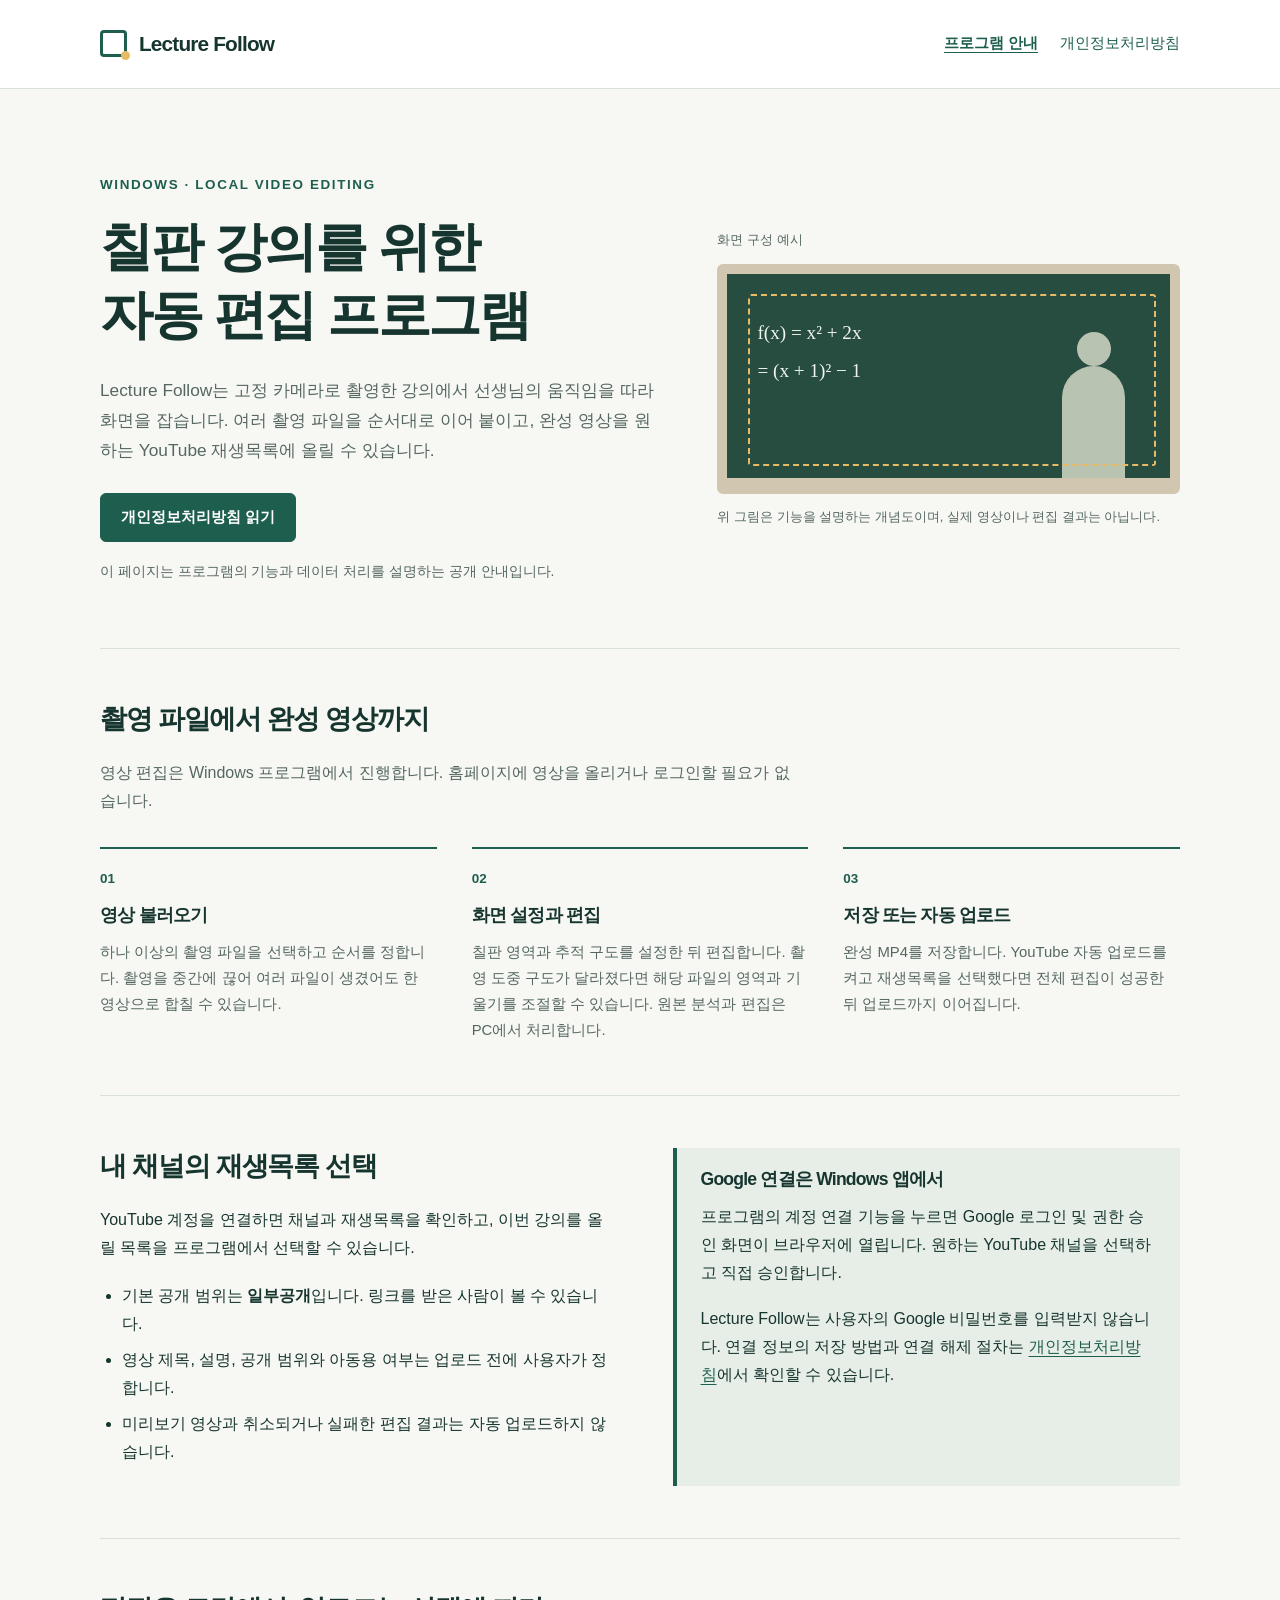
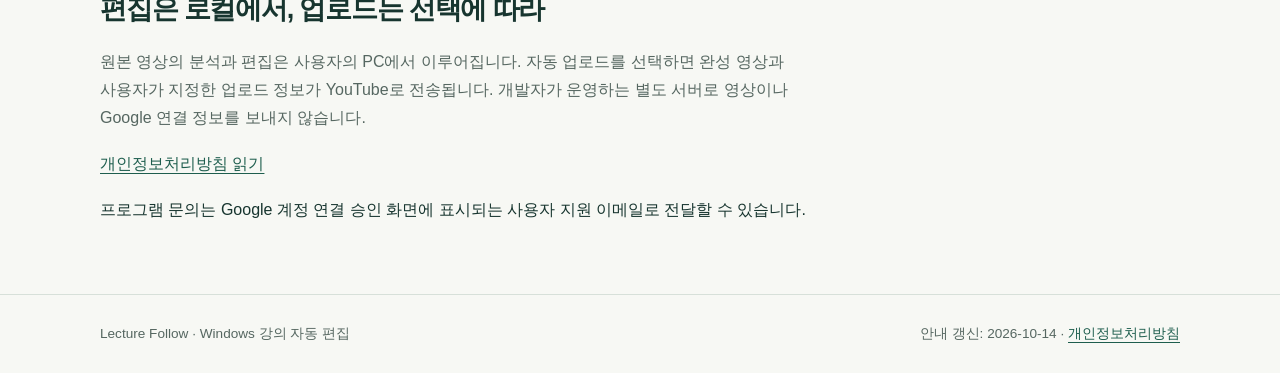
<file: index.html>
<!doctype html>
<html lang="ko">
<head>
  <meta charset="utf-8">
  <meta name="viewport" content="width=device-width, initial-scale=1">
  <meta name="description" content="Lecture Follow는 칠판 강의를 로컬 PC에서 자동 편집하고, 사용자가 선택한 YouTube 재생목록에 완성 영상을 업로드하는 Windows 프로그램입니다.">
  <title>Lecture Follow — 칠판 강의 자동 편집</title>
  <link rel="stylesheet" href="styles.css">
</head>
<body>
  <a class="skip-link" href="#main">본문으로 이동</a>
  <header class="site-header">
    <div class="shell header-inner">
      <a class="brand" href="index.html" aria-label="Lecture Follow 홈"><span class="brand-mark" aria-hidden="true"></span>Lecture Follow</a>
      <nav class="top-nav" aria-label="주 메뉴">
        <a href="index.html" aria-current="page">프로그램 안내</a>
        <a href="privacy.html">개인정보처리방침</a>
      </nav>
    </div>
  </header>
  <main id="main" class="shell">
    <section class="hero" aria-labelledby="intro-title">
      <div>
        <p class="eyebrow">WINDOWS · LOCAL VIDEO EDITING</p>
        <h1 id="intro-title">칠판 강의를 위한<br>자동 편집 프로그램</h1>
        <p class="lead">Lecture Follow는 고정 카메라로 촬영한 강의에서 선생님의 움직임을 따라 화면을 잡습니다. 여러 촬영 파일을 순서대로 이어 붙이고, 완성 영상을 원하는 YouTube 재생목록에 올릴 수 있습니다.</p>
        <a class="button" href="privacy.html">개인정보처리방침 읽기</a>
        <p class="hero-note">이 페이지는 프로그램의 기능과 데이터 처리를 설명하는 공개 안내입니다.</p>
      </div>
      <figure class="frame-demo">
        <span class="demo-label">화면 구성 예시</span>
        <div class="blackboard" role="img" aria-label="왼쪽 판서와 오른쪽 선생님을 함께 담는 크롭 화면의 개념도">
          <span class="chalk">f(x) = x² + 2x<br>= (x + 1)² − 1</span>
          <span class="chalk-short" aria-hidden="true"></span>
          <span class="person" aria-hidden="true"></span>
          <span class="crop-guide" aria-hidden="true"></span>
        </div>
        <figcaption>위 그림은 기능을 설명하는 개념도이며, 실제 영상이나 편집 결과는 아닙니다.</figcaption>
      </figure>
    </section>

    <section class="section" aria-labelledby="flow-title">
      <h2 id="flow-title">촬영 파일에서 완성 영상까지</h2>
      <p class="section-intro">영상 편집은 Windows 프로그램에서 진행합니다. 홈페이지에 영상을 올리거나 로그인할 필요가 없습니다.</p>
      <ol class="steps">
        <li><h3>영상 불러오기</h3><p>하나 이상의 촬영 파일을 선택하고 순서를 정합니다. 촬영을 중간에 끊어 여러 파일이 생겼어도 한 영상으로 합칠 수 있습니다.</p></li>
        <li><h3>화면 설정과 편집</h3><p>칠판 영역과 추적 구도를 설정한 뒤 편집합니다. 촬영 도중 구도가 달라졌다면 해당 파일의 영역과 기울기를 조절할 수 있습니다. 원본 분석과 편집은 PC에서 처리합니다.</p></li>
        <li><h3>저장 또는 자동 업로드</h3><p>완성 MP4를 저장합니다. YouTube 자동 업로드를 켜고 재생목록을 선택했다면 전체 편집이 성공한 뒤 업로드까지 이어집니다.</p></li>
      </ol>
    </section>

    <section class="section split" aria-labelledby="youtube-title">
      <div>
        <h2 id="youtube-title">내 채널의 재생목록 선택</h2>
        <p>YouTube 계정을 연결하면 채널과 재생목록을 확인하고, 이번 강의를 올릴 목록을 프로그램에서 선택할 수 있습니다.</p>
        <ul class="plain-list">
          <li>기본 공개 범위는 <strong>일부공개</strong>입니다. 링크를 받은 사람이 볼 수 있습니다.</li>
          <li>영상 제목, 설명, 공개 범위와 아동용 여부는 업로드 전에 사용자가 정합니다.</li>
          <li>미리보기 영상과 취소되거나 실패한 편집 결과는 자동 업로드하지 않습니다.</li>
        </ul>
      </div>
      <div class="connection-note">
        <h3>Google 연결은 Windows 앱에서</h3>
        <p>프로그램의 계정 연결 기능을 누르면 Google 로그인 및 권한 승인 화면이 브라우저에 열립니다. 원하는 YouTube 채널을 선택하고 직접 승인합니다.</p>
        <p>Lecture Follow는 사용자의 Google 비밀번호를 입력받지 않습니다. 연결 정보의 저장 방법과 연결 해제 절차는 <a href="privacy.html">개인정보처리방침</a>에서 확인할 수 있습니다.</p>
      </div>
    </section>

    <section class="section" aria-labelledby="privacy-title">
      <h2 id="privacy-title">편집은 로컬에서, 업로드는 선택에 따라</h2>
      <p class="section-intro">원본 영상의 분석과 편집은 사용자의 PC에서 이루어집니다. 자동 업로드를 선택하면 완성 영상과 사용자가 지정한 업로드 정보가 YouTube로 전송됩니다. 개발자가 운영하는 별도 서버로 영상이나 Google 연결 정보를 보내지 않습니다.</p>
      <p><a href="privacy.html">개인정보처리방침 읽기</a></p>
      <p>프로그램 문의는 Google 계정 연결 승인 화면에 표시되는 사용자 지원 이메일로 전달할 수 있습니다.</p>
    </section>
  </main>
  <footer class="site-footer">
    <div class="shell footer-inner"><span>Lecture Follow · Windows 강의 자동 편집</span><span>안내 갱신: 2026-10-14 · <a href="privacy.html">개인정보처리방침</a></span></div>
  </footer>
</body>
</html>
</file>
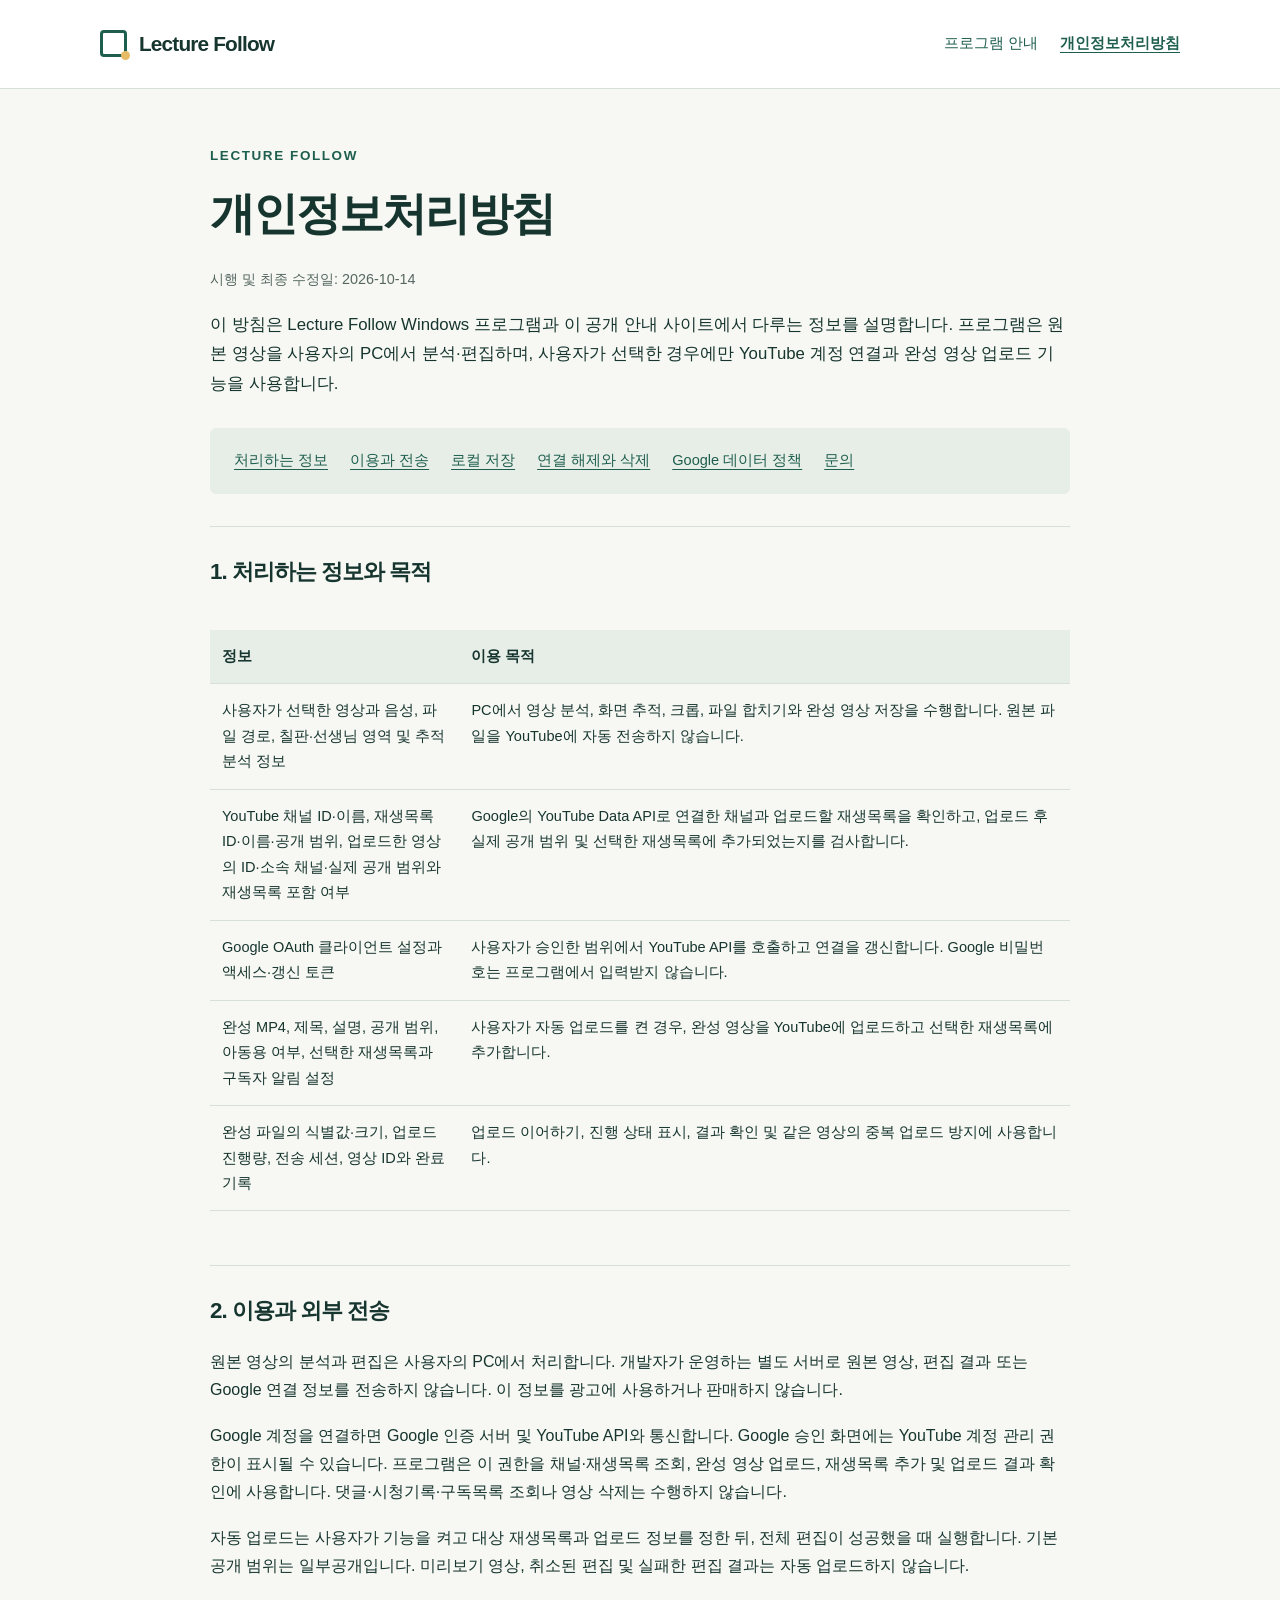
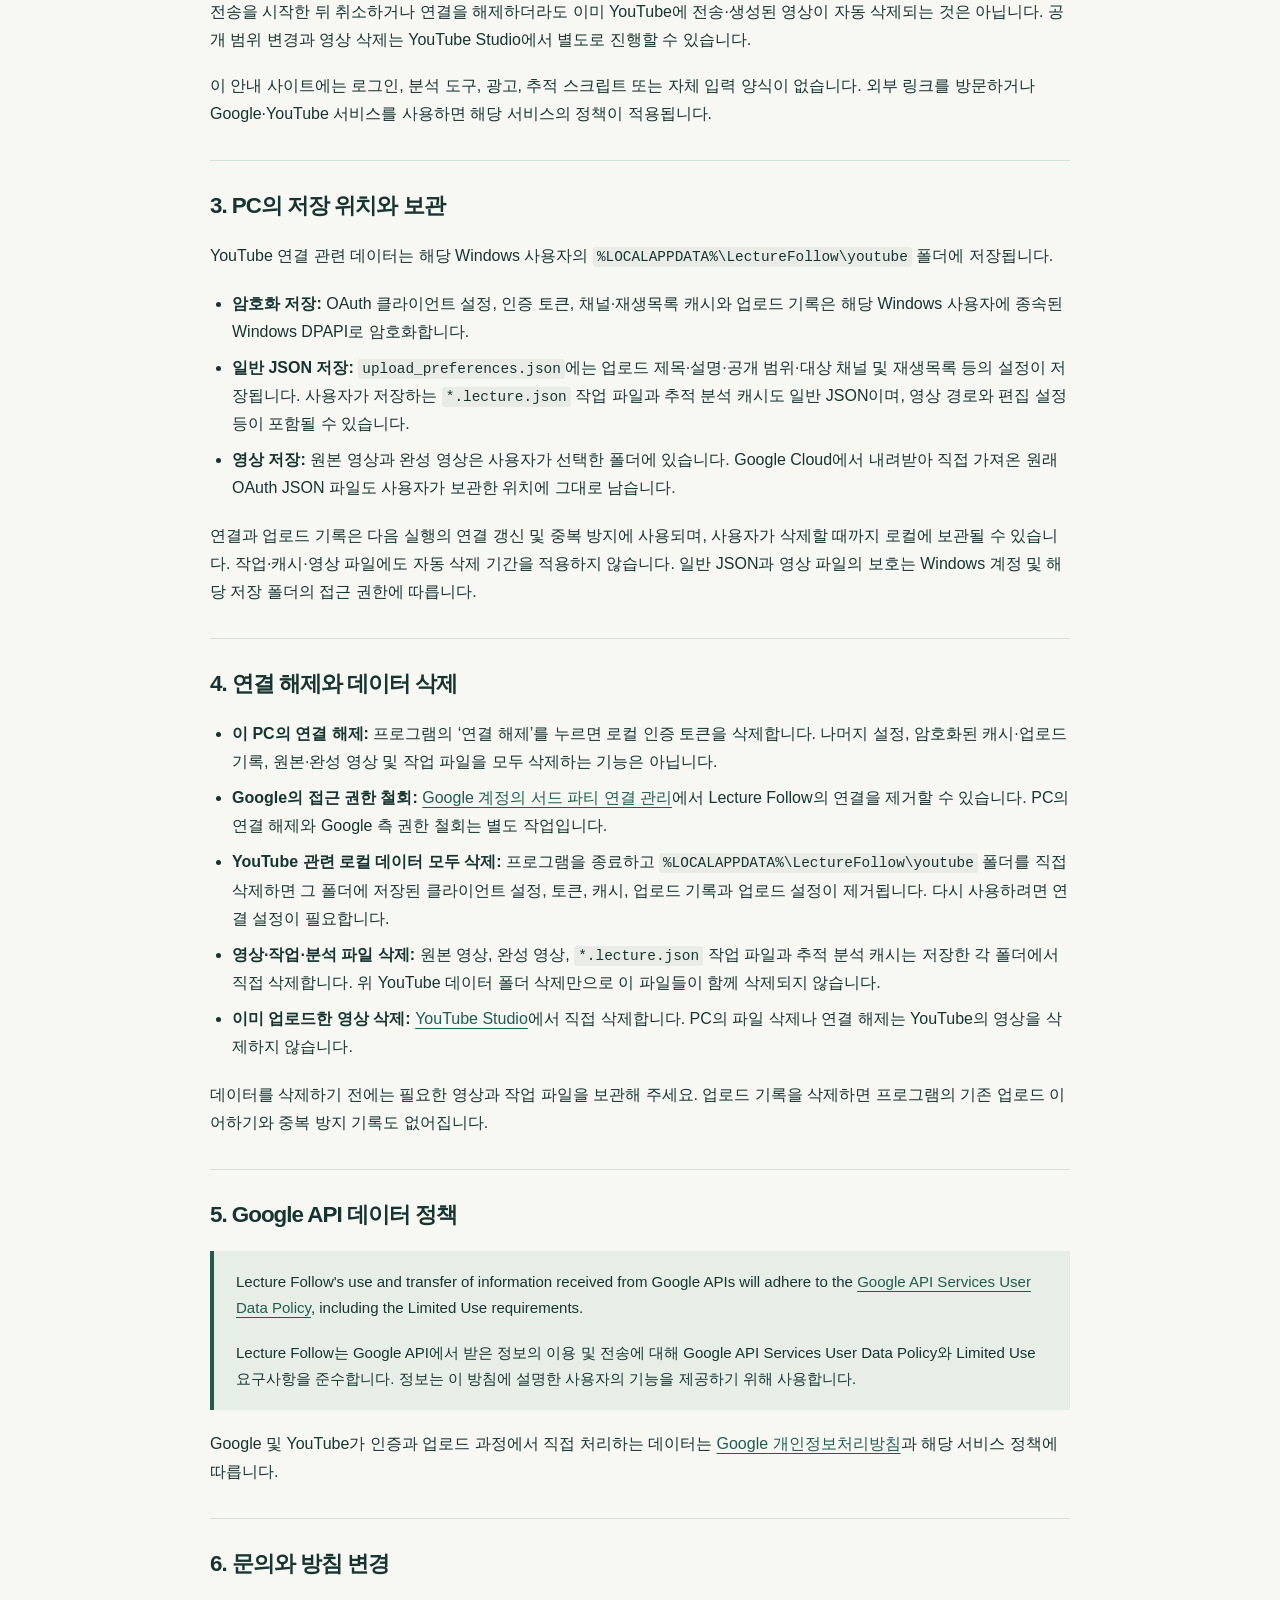
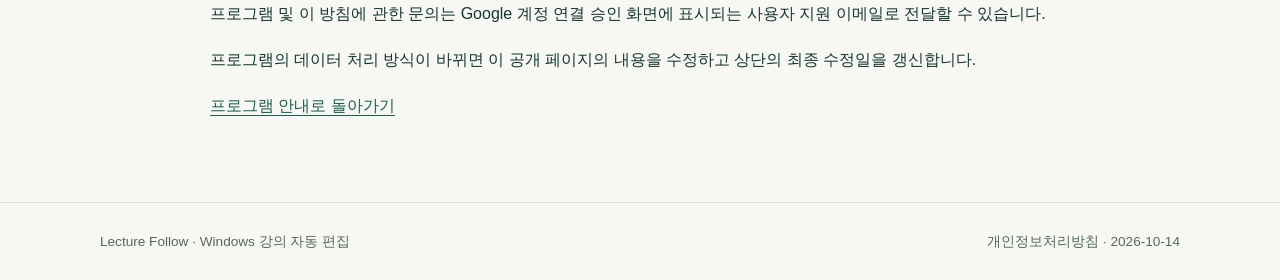
<file: privacy.html>
<!doctype html>
<html lang="ko">
<head>
  <meta charset="utf-8">
  <meta name="viewport" content="width=device-width, initial-scale=1">
  <meta name="description" content="Lecture Follow의 로컬 영상 처리, Google·YouTube 데이터 사용, 저장 및 삭제 방법을 안내합니다.">
  <title>개인정보처리방침 — Lecture Follow</title>
  <link rel="stylesheet" href="styles.css">
</head>
<body>
  <a class="skip-link" href="#main">본문으로 이동</a>
  <header class="site-header">
    <div class="shell header-inner">
      <a class="brand" href="index.html" aria-label="Lecture Follow 홈"><span class="brand-mark" aria-hidden="true"></span>Lecture Follow</a>
      <nav class="top-nav" aria-label="주 메뉴">
        <a href="index.html">프로그램 안내</a>
        <a href="privacy.html" aria-current="page">개인정보처리방침</a>
      </nav>
    </div>
  </header>
  <main id="main" class="shell policy">
    <p class="eyebrow">LECTURE FOLLOW</p>
    <h1>개인정보처리방침</h1>
    <p class="policy-meta">시행 및 최종 수정일: 2026-10-14</p>
    <p class="policy-intro">이 방침은 Lecture Follow Windows 프로그램과 이 공개 안내 사이트에서 다루는 정보를 설명합니다. 프로그램은 원본 영상을 사용자의 PC에서 분석·편집하며, 사용자가 선택한 경우에만 YouTube 계정 연결과 완성 영상 업로드 기능을 사용합니다.</p>
    <nav class="policy-nav" aria-label="개인정보처리방침 목차">
      <a href="#data">처리하는 정보</a><a href="#use">이용과 전송</a><a href="#storage">로컬 저장</a><a href="#deletion">연결 해제와 삭제</a><a href="#google">Google 데이터 정책</a><a href="#contact">문의</a>
    </nav>

    <section id="data" aria-labelledby="data-title">
      <h2 id="data-title">1. 처리하는 정보와 목적</h2>
      <div class="table-wrap">
        <table>
          <thead><tr><th scope="col">정보</th><th scope="col">이용 목적</th></tr></thead>
          <tbody>
            <tr><td>사용자가 선택한 영상과 음성, 파일 경로, 칠판·선생님 영역 및 추적 분석 정보</td><td>PC에서 영상 분석, 화면 추적, 크롭, 파일 합치기와 완성 영상 저장을 수행합니다. 원본 파일을 YouTube에 자동 전송하지 않습니다.</td></tr>
            <tr><td>YouTube 채널 ID·이름, 재생목록 ID·이름·공개 범위, 업로드한 영상의 ID·소속 채널·실제 공개 범위와 재생목록 포함 여부</td><td>Google의 YouTube Data API로 연결한 채널과 업로드할 재생목록을 확인하고, 업로드 후 실제 공개 범위 및 선택한 재생목록에 추가되었는지를 검사합니다.</td></tr>
            <tr><td>Google OAuth 클라이언트 설정과 액세스·갱신 토큰</td><td>사용자가 승인한 범위에서 YouTube API를 호출하고 연결을 갱신합니다. Google 비밀번호는 프로그램에서 입력받지 않습니다.</td></tr>
            <tr><td>완성 MP4, 제목, 설명, 공개 범위, 아동용 여부, 선택한 재생목록과 구독자 알림 설정</td><td>사용자가 자동 업로드를 켠 경우, 완성 영상을 YouTube에 업로드하고 선택한 재생목록에 추가합니다.</td></tr>
            <tr><td>완성 파일의 식별값·크기, 업로드 진행량, 전송 세션, 영상 ID와 완료 기록</td><td>업로드 이어하기, 진행 상태 표시, 결과 확인 및 같은 영상의 중복 업로드 방지에 사용합니다.</td></tr>
          </tbody>
        </table>
      </div>
    </section>

    <section id="use" aria-labelledby="use-title">
      <h2 id="use-title">2. 이용과 외부 전송</h2>
      <p>원본 영상의 분석과 편집은 사용자의 PC에서 처리합니다. 개발자가 운영하는 별도 서버로 원본 영상, 편집 결과 또는 Google 연결 정보를 전송하지 않습니다. 이 정보를 광고에 사용하거나 판매하지 않습니다.</p>
      <p>Google 계정을 연결하면 Google 인증 서버 및 YouTube API와 통신합니다. Google 승인 화면에는 YouTube 계정 관리 권한이 표시될 수 있습니다. 프로그램은 이 권한을 채널·재생목록 조회, 완성 영상 업로드, 재생목록 추가 및 업로드 결과 확인에 사용합니다. 댓글·시청기록·구독목록 조회나 영상 삭제는 수행하지 않습니다.</p>
      <p>자동 업로드는 사용자가 기능을 켜고 대상 재생목록과 업로드 정보를 정한 뒤, 전체 편집이 성공했을 때 실행합니다. 기본 공개 범위는 일부공개입니다. 미리보기 영상, 취소된 편집 및 실패한 편집 결과는 자동 업로드하지 않습니다.</p>
      <p>전송을 시작한 뒤 취소하거나 연결을 해제하더라도 이미 YouTube에 전송·생성된 영상이 자동 삭제되는 것은 아닙니다. 공개 범위 변경과 영상 삭제는 YouTube Studio에서 별도로 진행할 수 있습니다.</p>
      <p>이 안내 사이트에는 로그인, 분석 도구, 광고, 추적 스크립트 또는 자체 입력 양식이 없습니다. 외부 링크를 방문하거나 Google·YouTube 서비스를 사용하면 해당 서비스의 정책이 적용됩니다.</p>
    </section>

    <section id="storage" aria-labelledby="storage-title">
      <h2 id="storage-title">3. PC의 저장 위치와 보관</h2>
      <p>YouTube 연결 관련 데이터는 해당 Windows 사용자의 <code>%LOCALAPPDATA%\LectureFollow\youtube</code> 폴더에 저장됩니다.</p>
      <ul class="plain-list">
        <li><strong>암호화 저장:</strong> OAuth 클라이언트 설정, 인증 토큰, 채널·재생목록 캐시와 업로드 기록은 해당 Windows 사용자에 종속된 Windows DPAPI로 암호화합니다.</li>
        <li><strong>일반 JSON 저장:</strong> <code>upload_preferences.json</code>에는 업로드 제목·설명·공개 범위·대상 채널 및 재생목록 등의 설정이 저장됩니다. 사용자가 저장하는 <code>*.lecture.json</code> 작업 파일과 추적 분석 캐시도 일반 JSON이며, 영상 경로와 편집 설정 등이 포함될 수 있습니다.</li>
        <li><strong>영상 저장:</strong> 원본 영상과 완성 영상은 사용자가 선택한 폴더에 있습니다. Google Cloud에서 내려받아 직접 가져온 원래 OAuth JSON 파일도 사용자가 보관한 위치에 그대로 남습니다.</li>
      </ul>
      <p>연결과 업로드 기록은 다음 실행의 연결 갱신 및 중복 방지에 사용되며, 사용자가 삭제할 때까지 로컬에 보관될 수 있습니다. 작업·캐시·영상 파일에도 자동 삭제 기간을 적용하지 않습니다. 일반 JSON과 영상 파일의 보호는 Windows 계정 및 해당 저장 폴더의 접근 권한에 따릅니다.</p>
    </section>

    <section id="deletion" aria-labelledby="deletion-title">
      <h2 id="deletion-title">4. 연결 해제와 데이터 삭제</h2>
      <ul class="plain-list">
        <li><strong>이 PC의 연결 해제:</strong> 프로그램의 ‘연결 해제’를 누르면 로컬 인증 토큰을 삭제합니다. 나머지 설정, 암호화된 캐시·업로드 기록, 원본·완성 영상 및 작업 파일을 모두 삭제하는 기능은 아닙니다.</li>
        <li><strong>Google의 접근 권한 철회:</strong> <a href="https://myaccount.google.com/connections">Google 계정의 서드 파티 연결 관리</a>에서 Lecture Follow의 연결을 제거할 수 있습니다. PC의 연결 해제와 Google 측 권한 철회는 별도 작업입니다.</li>
        <li><strong>YouTube 관련 로컬 데이터 모두 삭제:</strong> 프로그램을 종료하고 <code>%LOCALAPPDATA%\LectureFollow\youtube</code> 폴더를 직접 삭제하면 그 폴더에 저장된 클라이언트 설정, 토큰, 캐시, 업로드 기록과 업로드 설정이 제거됩니다. 다시 사용하려면 연결 설정이 필요합니다.</li>
        <li><strong>영상·작업·분석 파일 삭제:</strong> 원본 영상, 완성 영상, <code>*.lecture.json</code> 작업 파일과 추적 분석 캐시는 저장한 각 폴더에서 직접 삭제합니다. 위 YouTube 데이터 폴더 삭제만으로 이 파일들이 함께 삭제되지 않습니다.</li>
        <li><strong>이미 업로드한 영상 삭제:</strong> <a href="https://studio.youtube.com/">YouTube Studio</a>에서 직접 삭제합니다. PC의 파일 삭제나 연결 해제는 YouTube의 영상을 삭제하지 않습니다.</li>
      </ul>
      <p>데이터를 삭제하기 전에는 필요한 영상과 작업 파일을 보관해 주세요. 업로드 기록을 삭제하면 프로그램의 기존 업로드 이어하기와 중복 방지 기록도 없어집니다.</p>
    </section>

    <section id="google" aria-labelledby="google-title">
      <h2 id="google-title">5. Google API 데이터 정책</h2>
      <div class="limited-use">
        <p lang="en">Lecture Follow's use and transfer of information received from Google APIs will adhere to the <a href="https://developers.google.com/terms/api-services-user-data-policy">Google API Services User Data Policy</a>, including the Limited Use requirements.</p>
        <p>Lecture Follow는 Google API에서 받은 정보의 이용 및 전송에 대해 Google API Services User Data Policy와 Limited Use 요구사항을 준수합니다. 정보는 이 방침에 설명한 사용자의 기능을 제공하기 위해 사용합니다.</p>
      </div>
      <p style="margin-top: 20px">Google 및 YouTube가 인증과 업로드 과정에서 직접 처리하는 데이터는 <a href="https://policies.google.com/privacy">Google 개인정보처리방침</a>과 해당 서비스 정책에 따릅니다.</p>
    </section>

    <section id="contact" aria-labelledby="contact-title">
      <h2 id="contact-title">6. 문의와 방침 변경</h2>
      <p>프로그램 및 이 방침에 관한 문의는 Google 계정 연결 승인 화면에 표시되는 사용자 지원 이메일로 전달할 수 있습니다.</p>
      <p>프로그램의 데이터 처리 방식이 바뀌면 이 공개 페이지의 내용을 수정하고 상단의 최종 수정일을 갱신합니다.</p>
      <p><a href="index.html">프로그램 안내로 돌아가기</a></p>
    </section>
  </main>
  <footer class="site-footer">
    <div class="shell footer-inner"><span>Lecture Follow · Windows 강의 자동 편집</span><span>개인정보처리방침 · 2026-10-14</span></div>
  </footer>
</body>
</html>
</file>
<file: styles.css>
:root {
  color-scheme: light;
  --ink: #17352f;
  --muted: #566761;
  --paper: #f7f8f4;
  --white: #fff;
  --line: #d7e0d9;
  --green: #1e5e4e;
  --soft: #e7eee8;
  --accent: #e7ba66;
  font-family: "Segoe UI", "Malgun Gothic", "Apple SD Gothic Neo", sans-serif;
  font-size: 16px;
}
* { box-sizing: border-box; }
body { margin: 0; color: var(--ink); background: var(--paper); line-height: 1.75; }
a { color: var(--green); text-decoration-thickness: 1px; text-underline-offset: 4px; }
a:hover { color: #0e382b; }
a:focus-visible { outline: 3px solid #a6741a; outline-offset: 5px; border-radius: 2px; }
.skip-link { position: absolute; top: -100px; left: 20px; z-index: 10; padding: 8px 16px; background: var(--white); }
.skip-link:focus { top: 12px; }
.shell { width: min(100% - 48px, 1080px); margin-inline: auto; }
.site-header { border-bottom: 1px solid var(--line); background: var(--white); }
.header-inner { min-height: 88px; display: flex; align-items: center; justify-content: space-between; gap: 24px; }
.brand { display: inline-flex; gap: 12px; align-items: center; color: var(--ink); font-size: 1.3rem; font-weight: 750; text-decoration: none; letter-spacing: -.04em; }
.brand-mark { width: 27px; height: 27px; border: 3px solid var(--green); border-radius: 4px; position: relative; }
.brand-mark::after { content: ""; position: absolute; width: 9px; height: 9px; border-radius: 50%; background: var(--accent); right: -6px; bottom: -6px; }
.top-nav { display: flex; gap: 22px; flex-wrap: wrap; font-size: .91rem; }
.top-nav a { text-decoration: none; }
.top-nav a[aria-current="page"] { text-decoration: underline; font-weight: 700; }
.hero { padding-block: 84px 64px; display: grid; grid-template-columns: 1.1fr .9fr; align-items: center; gap: 52px; }
.eyebrow { margin: 0 0 16px; color: var(--green); font-size: .84rem; font-weight: 750; letter-spacing: .12em; }
h1, h2, h3 { line-height: 1.3; letter-spacing: -.045em; }
h1 { margin: 0 0 25px; font-size: clamp(2.25rem, 5vw, 3.3rem); font-weight: 750; }
h2 { margin: 0 0 22px; font-size: 1.7rem; }
h3 { margin: 0 0 12px; font-size: 1.1rem; }
p { margin: 0 0 18px; }
.lead { font-size: 1.08rem; color: var(--muted); }
.button { display: inline-block; margin-top: 10px; padding: 10px 20px; border: 1px solid var(--green); border-radius: 6px; color: var(--white); background: var(--green); font-size: .96rem; font-weight: 600; text-decoration: none; }
.button:hover { background: #154535; color: var(--white); }
.hero-note { margin: 18px 0 0; font-size: .86rem; color: var(--muted); }
.frame-demo { margin: 0; }
.demo-label { display: block; margin-bottom: 12px; font-size: .82rem; color: var(--muted); }
.blackboard { position: relative; min-height: 230px; overflow: hidden; padding: 40px 30px; background: #274c40; border: 10px solid #d1c6b0; border-bottom-width: 16px; border-radius: 6px; color: #eff5ed; }
.chalk { display: block; width: 59%; font-size: 1.2rem; font-family: Georgia, serif; line-height: 2; }
.chalk-short { width: 44%; height: 2px; margin-top: 14px; background: #eff5ed; opacity: .72; }
.person { position: absolute; right: 45px; bottom: -8px; width: 63px; height: 120px; background: #b8c3b1; border-radius: 35px 35px 3px 3px; }
.person::before { content: ""; position: absolute; top: -34px; left: 15px; width: 34px; height: 34px; border-radius: 50%; background: #b8c3b1; }
.crop-guide { position: absolute; inset: 20px 14px 12px 21px; border: 2px dashed var(--accent); border-radius: 3px; }
.frame-demo figcaption { font-size: .81rem; color: var(--muted); margin-top: 12px; }
.section { border-top: 1px solid var(--line); padding-block: 52px; }
.section-intro { max-width: 700px; color: var(--muted); }
.steps { list-style: none; margin: 32px 0 0; padding: 0; display: grid; grid-template-columns: repeat(3, 1fr); gap: 35px; counter-reset: step; }
.steps li { counter-increment: step; border-top: 2px solid var(--green); padding-top: 18px; }
.steps li::before { content: "0" counter(step); display: block; margin-bottom: 14px; color: var(--green); font-size: .84rem; font-weight: 750; }
.steps p { font-size: .93rem; color: var(--muted); margin: 0; }
.split { display: grid; grid-template-columns: 1fr 1fr; gap: 65px; }
.plain-list { padding-left: 22px; margin: 20px 0; }
.plain-list li { margin-block: 8px; }
.connection-note { border-left: 4px solid var(--green); padding: 20px 24px; background: var(--soft); }
.connection-note p:last-child { margin-bottom: 0; }
.site-footer { padding-block: 27px; border-top: 1px solid var(--line); font-size: .85rem; color: var(--muted); }
.footer-inner { display: flex; flex-wrap: wrap; justify-content: space-between; gap: 12px 24px; }
.policy { max-width: 860px; padding-block: 55px 64px; }
.policy h1 { font-size: clamp(2rem, 5vw, 2.8rem); }
.policy h2 { font-size: 1.4rem; margin-top: 0; }
.policy section { border-top: 1px solid var(--line); padding-top: 30px; margin-top: 32px; }
.policy-meta { color: var(--muted); font-size: .9rem; }
.policy-intro { font-size: 1.05rem; }
.policy-nav { display: flex; flex-wrap: wrap; gap: 8px 22px; padding: 20px 24px; margin-top: 30px; background: var(--soft); border-radius: 6px; font-size: .91rem; }
.table-wrap { overflow-x: auto; }
table { width: 100%; border-collapse: collapse; margin-block: 22px; font-size: .91rem; }
th, td { text-align: left; vertical-align: top; border-bottom: 1px solid var(--line); padding: 14px 12px; }
th { background: var(--soft); font-weight: 650; }
th:first-child, td:first-child { width: 29%; }
code { overflow-wrap: anywhere; font-family: Consolas, monospace; font-size: .9em; background: #e9ece6; border-radius: 3px; padding: 2px 4px; }
.limited-use { border-left: 4px solid var(--green); padding: 18px 22px; background: var(--soft); font-size: .94rem; }
.limited-use p:last-child { margin-bottom: 0; }
@media (max-width: 760px) {
  .shell { width: min(100% - 32px, 1080px); }
  .header-inner { min-height: 80px; flex-wrap: wrap; padding-block: 15px; gap: 10px 22px; }
  .top-nav { gap: 16px; font-size: .84rem; }
  .hero { grid-template-columns: 1fr; padding-block: 48px 40px; gap: 33px; }
  .frame-demo { max-width: 460px; }
  .steps, .split { grid-template-columns: 1fr; gap: 26px; }
  .section { padding-block: 38px; }
  .policy { padding-top: 38px; }
  .policy-nav { padding: 16px 18px; }
  th, td { padding: 12px 9px; }
}
</file>
